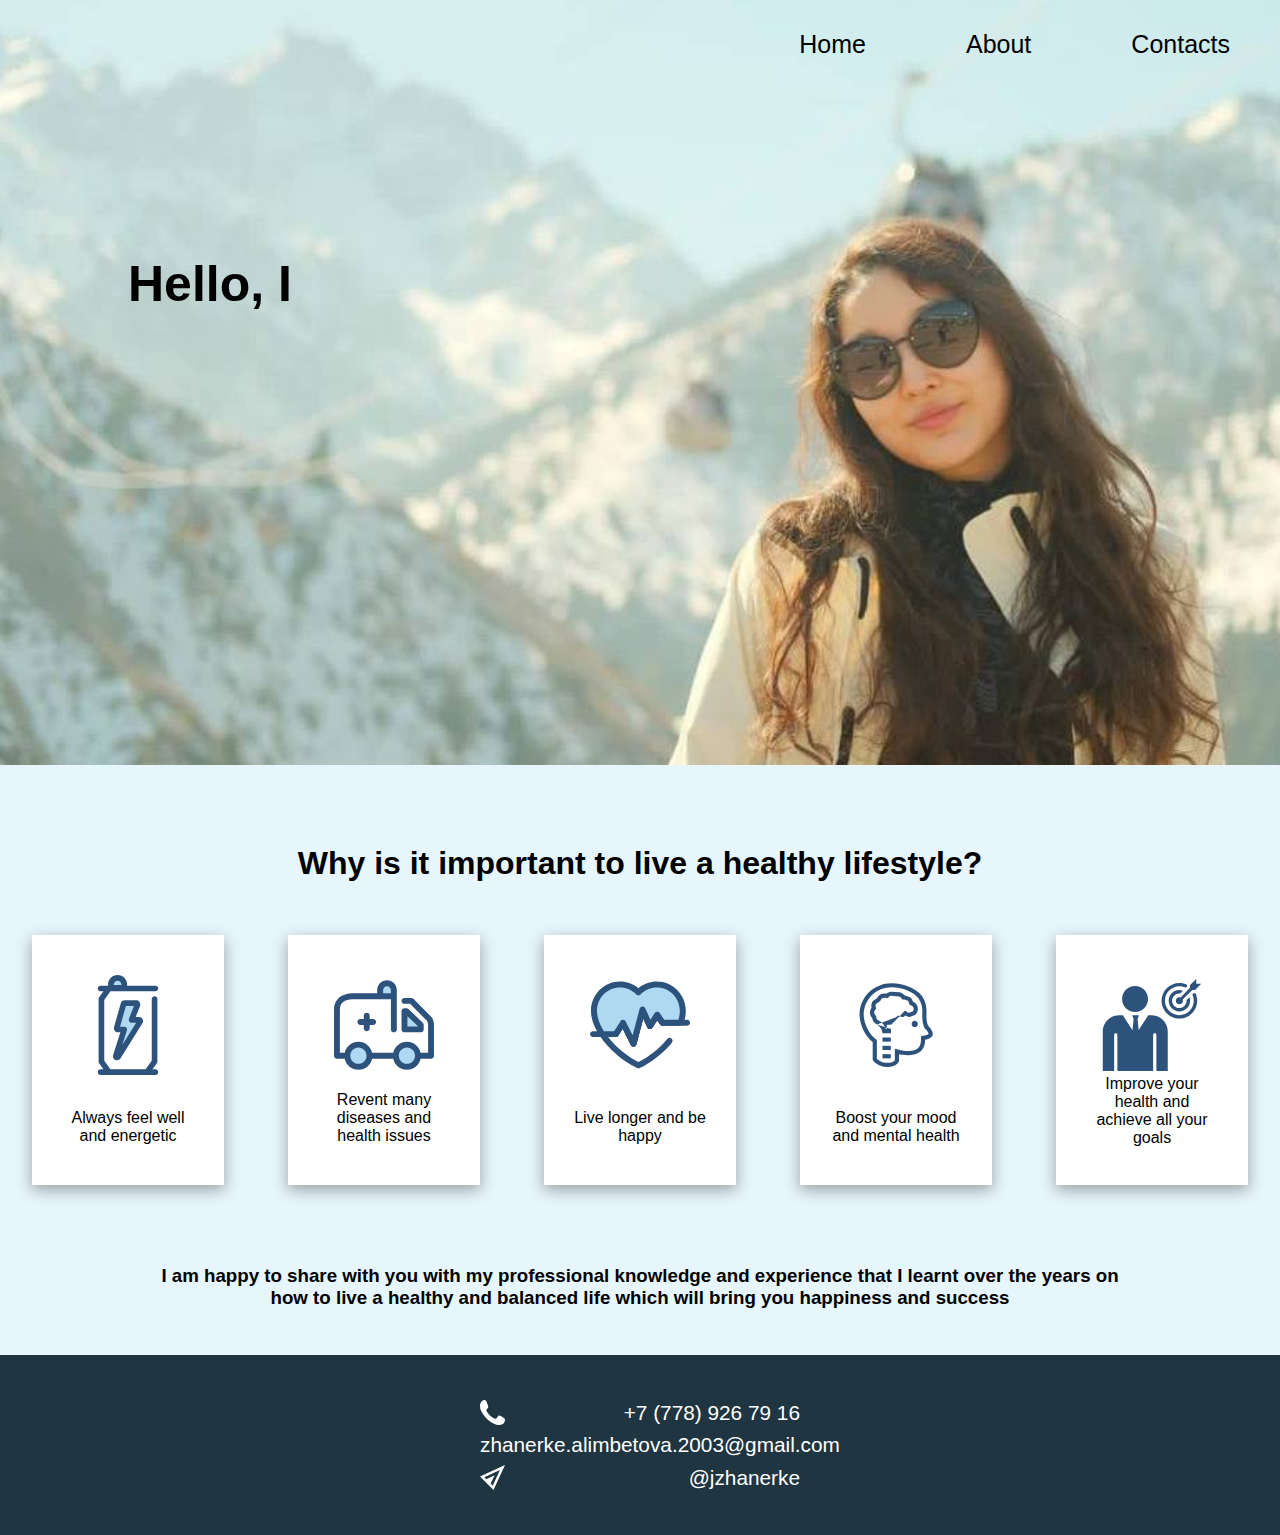
<file: index.html>
<!DOCTYPE html>
<html>
    <head>
        <meta charset="UTF-8">
        <meta name="viewport" content="width=device-width, initial-scale=1.0">
        <link rel="stylesheet" href="styles.css">
        <link href='https://fonts.googleapis.com/css?family=Nunito Sans' rel='stylesheet'>
    </head>
    <body>
        <div class="home-page">
            <nav>
                <ul>
                    <li>
                        <a href="./index.html">Home</a>
                    </li>
                    <li>
                        <a href="./pages/about.html">About</a>
                    </li>
                    <li>
                        <a href="#contacts">Contacts</a>
                    </li>
                </ul>
            </nav>
            <div class="home-page-main">
                <div class="home-page-text" id="home-page-text">
                    
                </div>
            </div>
        </div>
        <div class="health-page">
            <div class="health-page__h1">
                <h1>Why is it important to live a healthy lifestyle?</h1>
                </div>
            <div class="health-page__items">
                <div class="health-page__item"><img src="./images/energy-drink-svgrepo-com.svg">
                    <p>Always feel well and energetic</p> </div>
                <div class="health-page__item">
                    <img src="./images/ambulance-svgrepo-com.svg">
                    <p>Revent many diseases and health issues</p></div>
                <div class="health-page__item">
                    <img src="./images/pulse-heart-svgrepo-com.svg">
                    <p>Live longer and be happy</p></div>
                <div class="health-page__item">
                    <img src="./images/mental-disorders-svgrepo-com.svg">
                    <p>Boost your mood and mental health</p></div>
                <div class="health-page__item">
                    <img src="./images/business-goal-business-objective-target-market-svgrepo-com.svg">
                    <p>Improve your health and achieve all your goals</p>
                    </div>
            </div>
            <div class="health-page__h2">
                <h3>I am happy to share with you with my professional knowledge and experience that I learnt over the years on how to live a healthy and balanced life which will bring you happiness and success</h3>
            </div>
        </div>
        <footer>
            <div class="contacts" id="contacts">
                <div class="contacts-items">
                    <div class="contact-item">
                        <div class="contact-item-icon"><img src="./images/call-192-svgrepo-com.svg" /></div>
                        
                        <div class="contact-item-info"><p>+7 (778) 926 79 16</p></div>
                    </div>
                    <div class="contact-item">
                        <div class="contact-item-icon"><img src="./images/email-1572-svgrepo-com.svg" /></div>
                        
                        <div class="contact-item-info"><p>zhanerke.alimbetova.2003@gmail.com</p></div>
                    </div>
                    <div class="contact-item">
                        <div class="contact-item-icon"><img src="./images/current-location-590-svgrepo-com.svg" /></div>
                        
                        <div class="contact-item-info"><p><a href="https://t.me/jzhanerke">@jzhanerke</a></p></div>
                    </div>
                    </div>
                </div>
            </div>
        </footer>
        <script src="./main.js"></script>
    </body>
    </html>
</file>
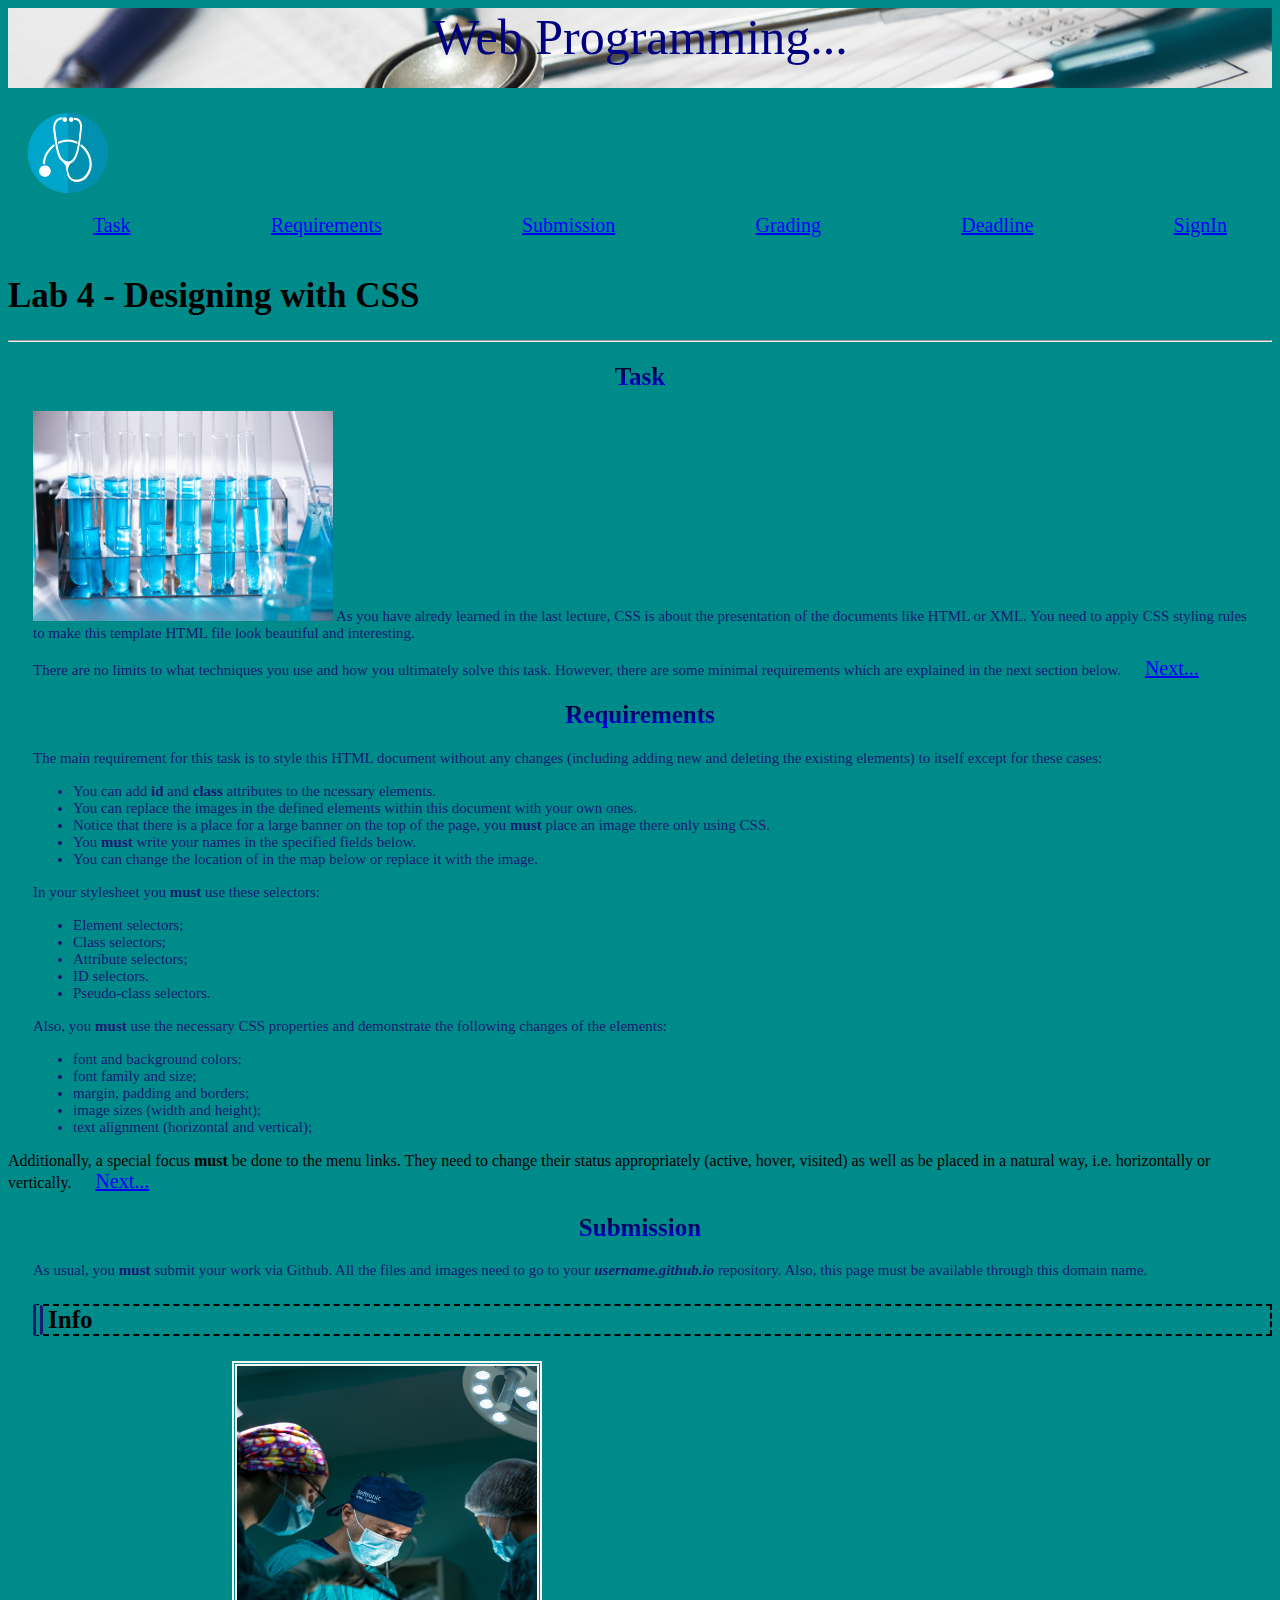
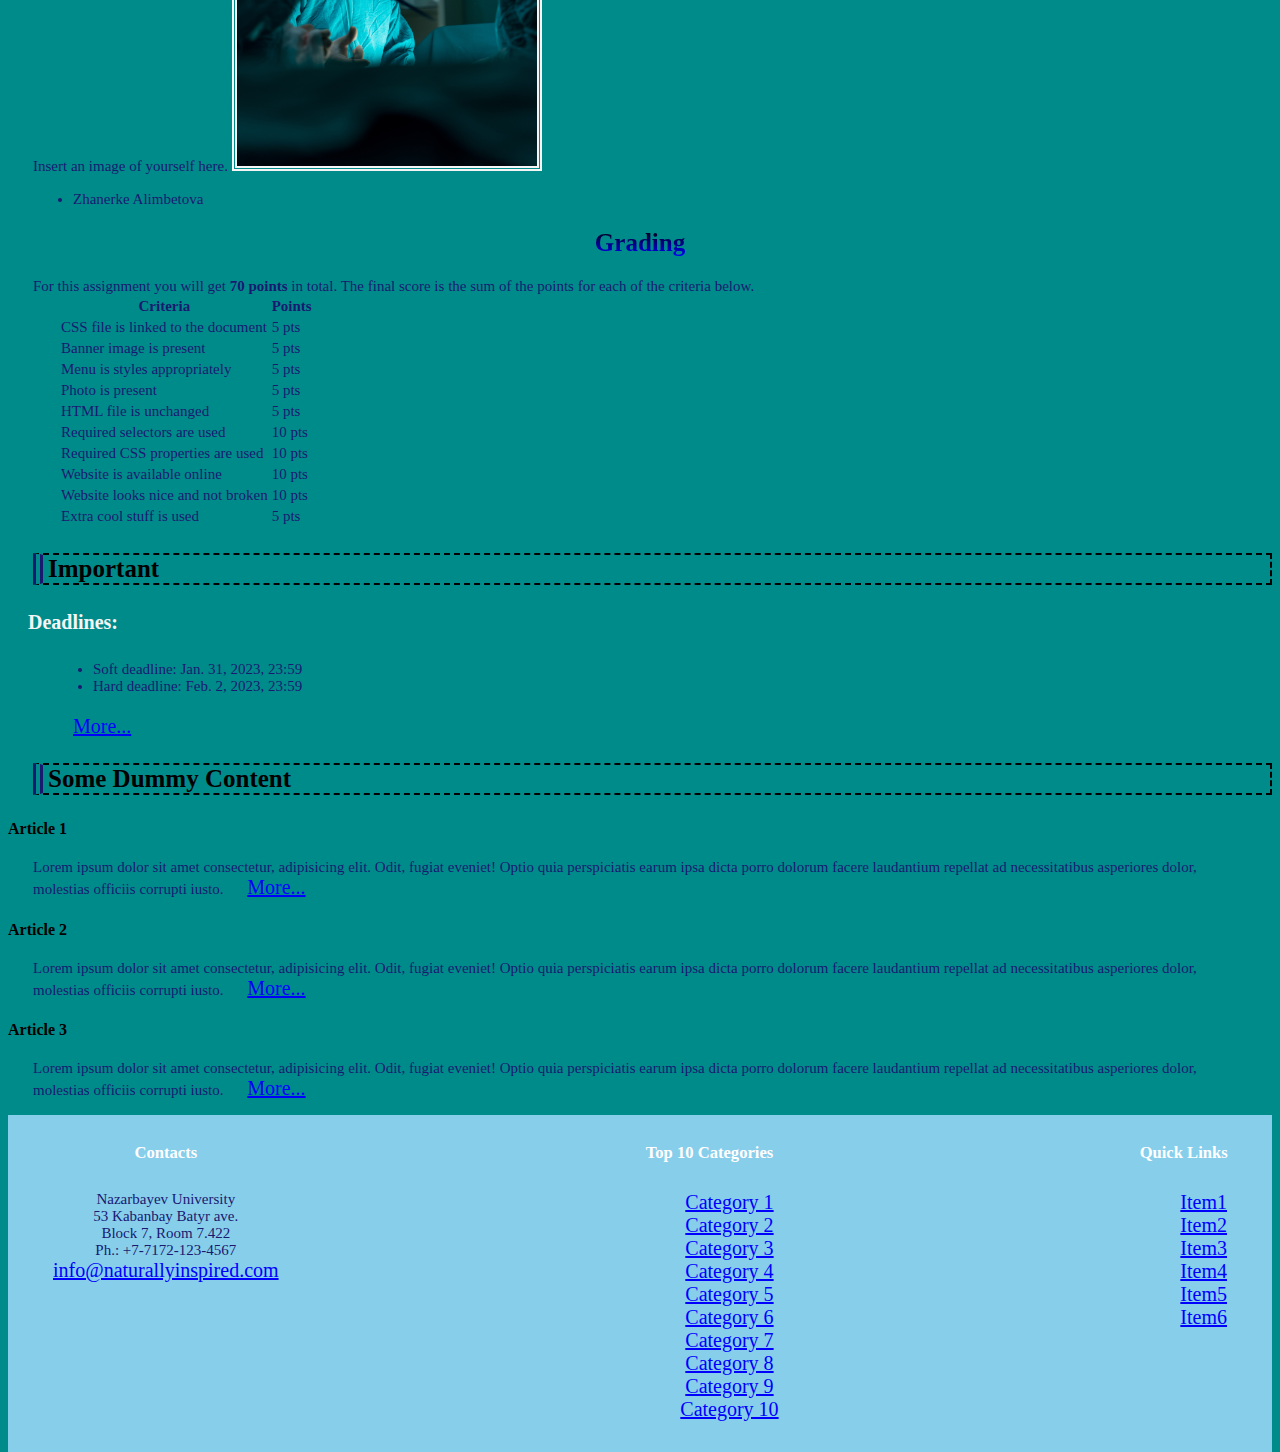
<file: Lab3.html>
<!DOCTYPE html>
<html lang="en">
<head>
  <meta charset="UTF-8">
  <meta http-equiv="X-UA-Compatible" content="IE=edge">
  <meta name="viewport" content="width=device-width, initial-scale=1.0">
  <link rel="stylesheet" href="main.css">
  <title>CSS Design</title>

  
</head>
<body>
  <!-- HEADER -->
  <header>
    <div class="banner">Web Programming...</div>
  </header>

  <!-- Navbar -->
  <nav>
      <a class="logo" href="#">
        <img src="logo.png" alt="logo" width="80px" height="80px">
      </a>
      <ul class="menu">
        <li><a class="active" href="#task">Task</a></li>
        <li><a href="#requirements">Requirements</a></li>
        <li><a href="#submission">Submission</a></li>
        <li><a href="#grading">Grading</a></li>
        <li><a href="#deadline">Deadline</a></li>
        <li><a href="#">SignIn</a></li>
      </ul>
  </nav>

  <!-- Main Content -->
  <section class="main_content">
    <h1 id="main-heading" class="topic">
      Lab 4 - Designing with CSS 
    </h1>
    <hr>
    <article id="task">
      <h2 >Task</h2>
      <p>
        <img src="picture.jpg" alt="" width="300px" height="210">
        As you have alredy learned in the last lecture, 
        CSS is about the presentation of the documents
        like HTML or XML.
        You need to apply
        CSS styling rules to make this template HTML file look
        beautiful and interesting.  
      </p>
      <p>
        There are no 
        limits to what techniques you use and how you 
        ultimately solve this task. 
        However, there are some minimal requirements
        which are explained in the next section below.
        <a href="#requirements">Next...</a>
      </p>
    </article>
    <article id="requirements">
      <h2 >Requirements</h2>
      <p>
        
        The main requirement for this task is to 
        style this HTML document without any 
        changes (including adding new and deleting the existing elements) to itself except for these cases: 
        <ul>
          <li>
            You can add <strong>id</strong>
            and <strong>class</strong> 
            attributes to the ncessary elements. 
            </li>
            <li>
            You can replace the 
            images in the defined elements within this document with your
            own ones. 
            </li><li>
            Notice that there is a place for a 
            large banner on the top of the page,
            you <strong>must</strong> place an image there only using CSS.
            </li>
            <li>
              You <strong>must</strong> write your names in the specified fields below.
            </li>
            <li>You can change the location
              of in the map below or replace it with the image.
            </li>
        </ul>
      </p>
      <p>
        In your stylesheet you <strong>must</strong>
         use these selectors:
        <ul>
          <li>Element selectors;</li>
          <li>Class selectors;</li>
          <li>Attribute selectors;</li>
          <li>ID selectors.</li>
          <li>Pseudo-class selectors.</li>
        </ul>
      </p>
      <p>
        Also, you <strong>must</strong> 
        use the necessary CSS properties
        and demonstrate the following changes
        of the elements:
        <ul>
          <li>font and background colors;</li>
          <li>font family and size;</li>
          <li>margin, padding and borders;</li>
          <li>image sizes (width and height);</li>
          <li>text alignment (horizontal and vertical);</li>
        </ul>
        Additionally, a special focus <strong>must</strong> 
        be done to the menu links.        
        They need to change their status appropriately 
        (active, hover, visited)
        as well as be placed in a natural way,
        i.e. horizontally or vertically. 
        <a href="#submission">Next...</a>
      </p>
    </article>
    <article id="submission">
      <h2>Submission</h2>
      <p>
       As usual, you <strong>must</strong> submit 
       your work via Github. All the files and images need to go to 
       your <strong> <i>username.github.io</i> </strong>repository. 
       Also, this page must be available 
       through this domain name.
      </p>
      <h3>Info</h3>
      <p>
         Insert an image of yourself here.
         
         <img src="image.jpg" width="300px" height="210px"/>
         
         
        

        <ul>
          <li>Zhanerke Alimbetova </li>
        </ul>
      </p>
    </article>
    <article id="grading">
      <h2>Grading</h2>
      For this assignment you will get 
      <strong>70 points</strong>  in total.
      The final score is the sum of the points 
      for each of the criteria below.
      <table>
        <tr>
          <th>Criteria</th>
          <th>Points</th>
        </tr>
        <tr>
          <td>CSS file is linked to the document</td>
          <td>5 pts</td>
        </tr>
        <tr>
          <td>Banner image is present</td>
          <td>5 pts</td>
        </tr>
        <tr>
          <td>Menu is styles appropriately</td>
          <td>5 pts</td>
        </tr>
        
        <tr>
          <td>Photo is present </td>
          <td>5 pts</td>
        </tr>
         <tr>
          <td>HTML file is unchanged</td>
          <td>5 pts</td>
        </tr>
        <tr>
          <td>Required selectors are used</td>
          <td>10 pts</td>
        </tr>
        <tr>
          <td>Required CSS properties are used</td>
          <td>10 pts</td>
        </tr>
        <tr>
          <td>Website is available online</td>
          <td>10 pts</td>
        </tr>
        <tr>
          <td>Website looks nice and not broken</td>
          <td>10 pts</td>
        </tr>
        <tr>
          <td>Extra cool stuff is used</td>
          <td>5 pts</td>
        </tr>
        </tr>
      </table>
    </article>
  </section>

  <!-- Aside Information -->
  <aside>
    <h3>Important</h3>
    <section class="aside_content">
      <article id="deadline">
        <h4>Deadlines:</h4>
        <ul>
          <li>Soft deadline: Jan. 31, 2023, 23:59</li>
          <li>Hard deadline: Feb. 2, 2023, 23:59</li>
        </ul>
        <p>
        <a href="#">More...</a>
      </article>
      </section>
     
        <h3>Some Dummy Content</h3>
       <section>
        <article>
        <h4>Article 1</h4>
        <p>
          Lorem ipsum dolor sit amet consectetur, 
          adipisicing elit. Odit, fugiat eveniet! 
          Optio quia perspiciatis earum ipsa dicta 
          porro dolorum facere laudantium repellat 
          ad necessitatibus asperiores dolor, molestias 
          officiis corrupti iusto.
          <a href="#">More...</a>
        </p>
      </article>
      <article>
        <h4>Article 2</h4>
        <p>
          Lorem ipsum dolor sit amet consectetur, 
          adipisicing elit. Odit, fugiat eveniet! 
          Optio quia perspiciatis earum ipsa dicta 
          porro dolorum facere laudantium repellat 
          ad necessitatibus asperiores dolor, molestias 
          officiis corrupti iusto.
          <a href="#">More...</a>
        </p>
      </article>
      <article>
        <h4>Article 3</h4>
        <p>
          Lorem ipsum dolor sit amet consectetur, 
          adipisicing elit. Odit, fugiat eveniet! 
          Optio quia perspiciatis earum ipsa dicta 
          porro dolorum facere laudantium repellat 
          ad necessitatibus asperiores dolor, molestias 
          officiis corrupti iusto.
          <a href="#">More...</a>
        </p>
      </article>
    </section>
  </aside>

  <!-- FOOTER -->
  <footer>
    <div class="contacts">
      <div >
        <h5>Contacts</h5>
        <p>
          Nazarbayev University <br>
          53 Kabanbay Batyr ave. <br>
          Block 7, Room 7.422 <br>
          Ph.: +7-7172-123-4567 <br>
          <a href="mailto:info@naturallyinspired.com" class="email">
            info@naturallyinspired.com
          </a>
        </p>
      </div>
      <div class="map">
          <iframe src="https://maps.google.com/maps?q=Nazarbayev%20university,%20Nur-Sultan&t=&z=13&ie=UTF8&iwloc=&output=embed" 
                  frameborder="0" scrolling="no" marginheight="0" marginwidth="0">
          </iframe>
      </div>
    </div>
    <div class="categories">
      <h5>Top 10 Categories</h5>
      <ul>
        <li><a href="#">Category 1</a></li>
        <li><a href="#">Category 2</a></li>
        <li><a href="#">Category 3</a></li>
        <li><a href="#">Category 4</a></li>
        <li><a href="#">Category 5</a></li>
        <li><a href="#">Category 6</a></li>
        <li><a href="#">Category 7</a></li>
        <li><a href="#">Category 8</a></li>
        <li><a href="#">Category 9</a></li>
        <li><a href="#">Category 10</a></li>
      </ul>
    </div>
    <div class="quick_links">
      <h5>Quick Links</h5>
      <ul>
        <li><a href="#">Item1</a></li>
        <li><a href="#">Item2</a></li>
        <li><a href="#">Item3</a></li>
        <li><a href="#">Item4</a></li>
        <li><a href="#">Item5</a></li>
        <li><a href="#">Item6</a></li>
      </ul>
    </div>
  </footer>
</body>
</html>
</file>
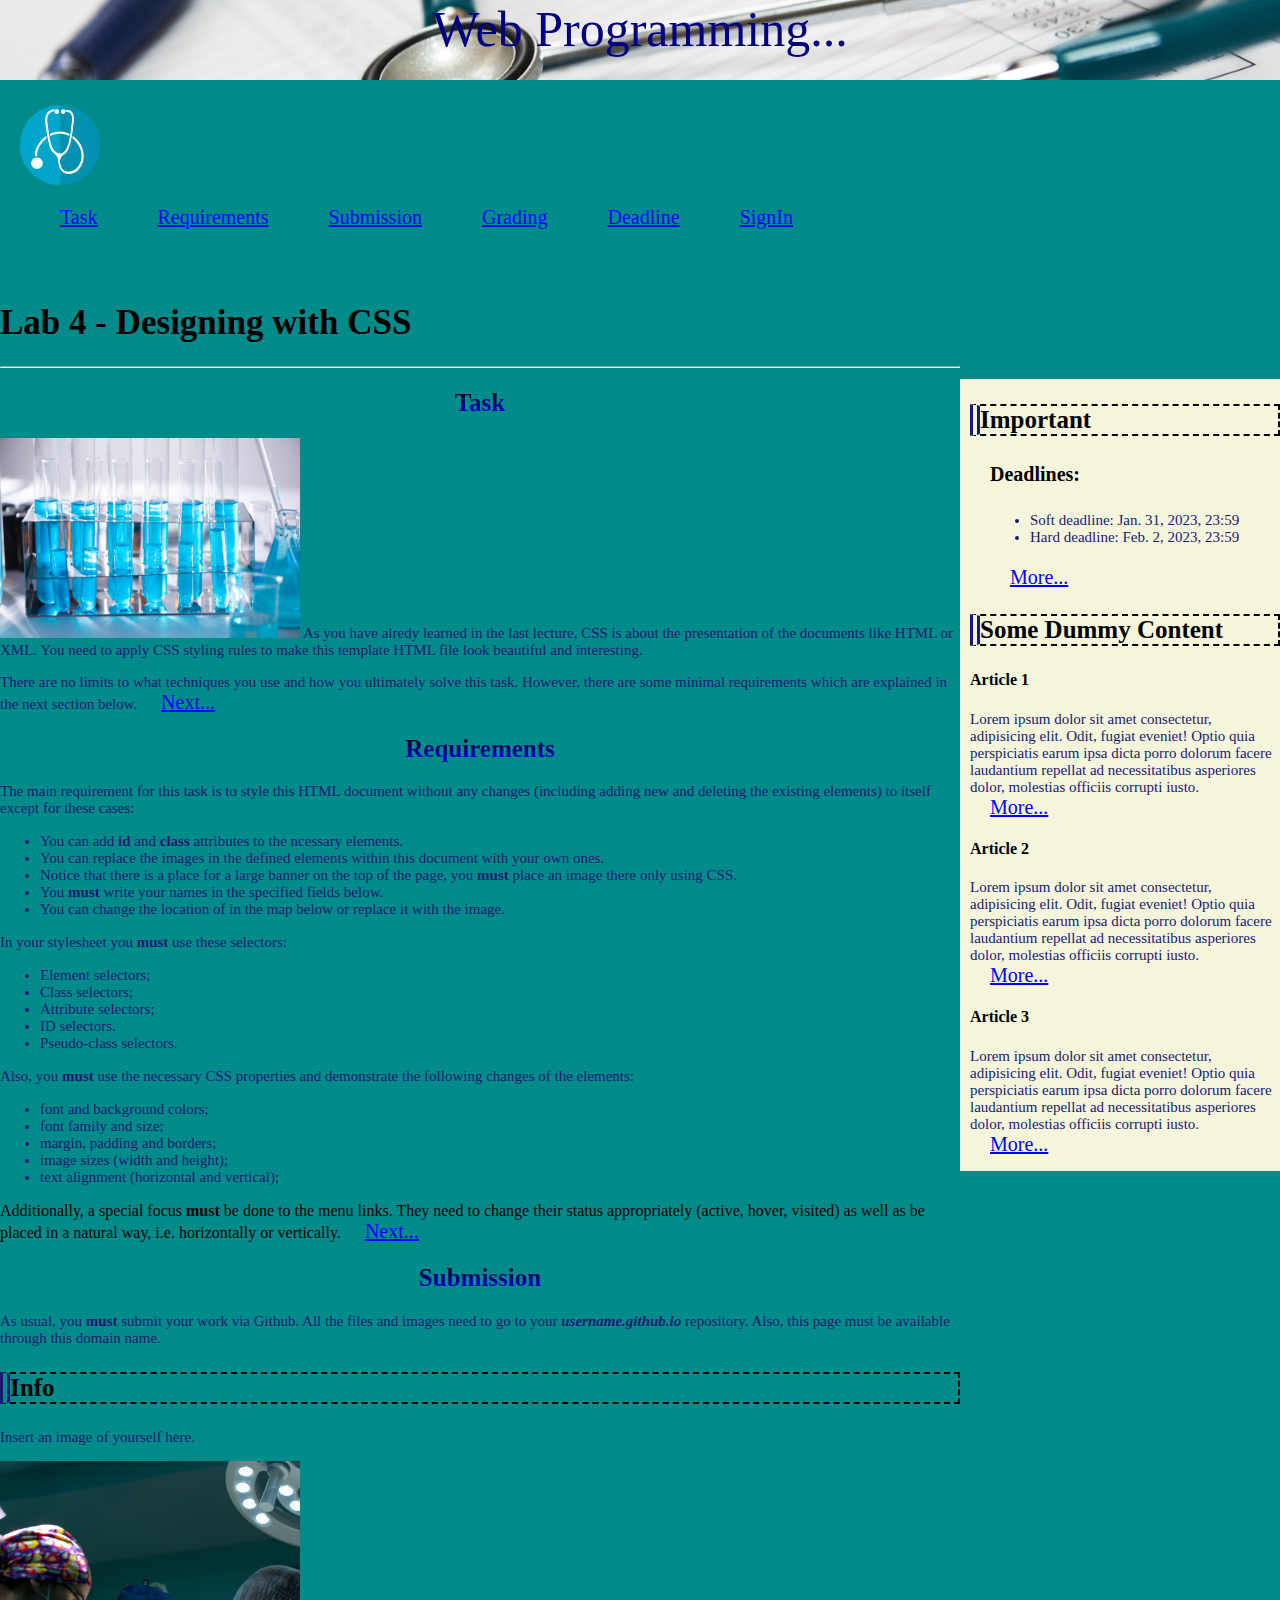
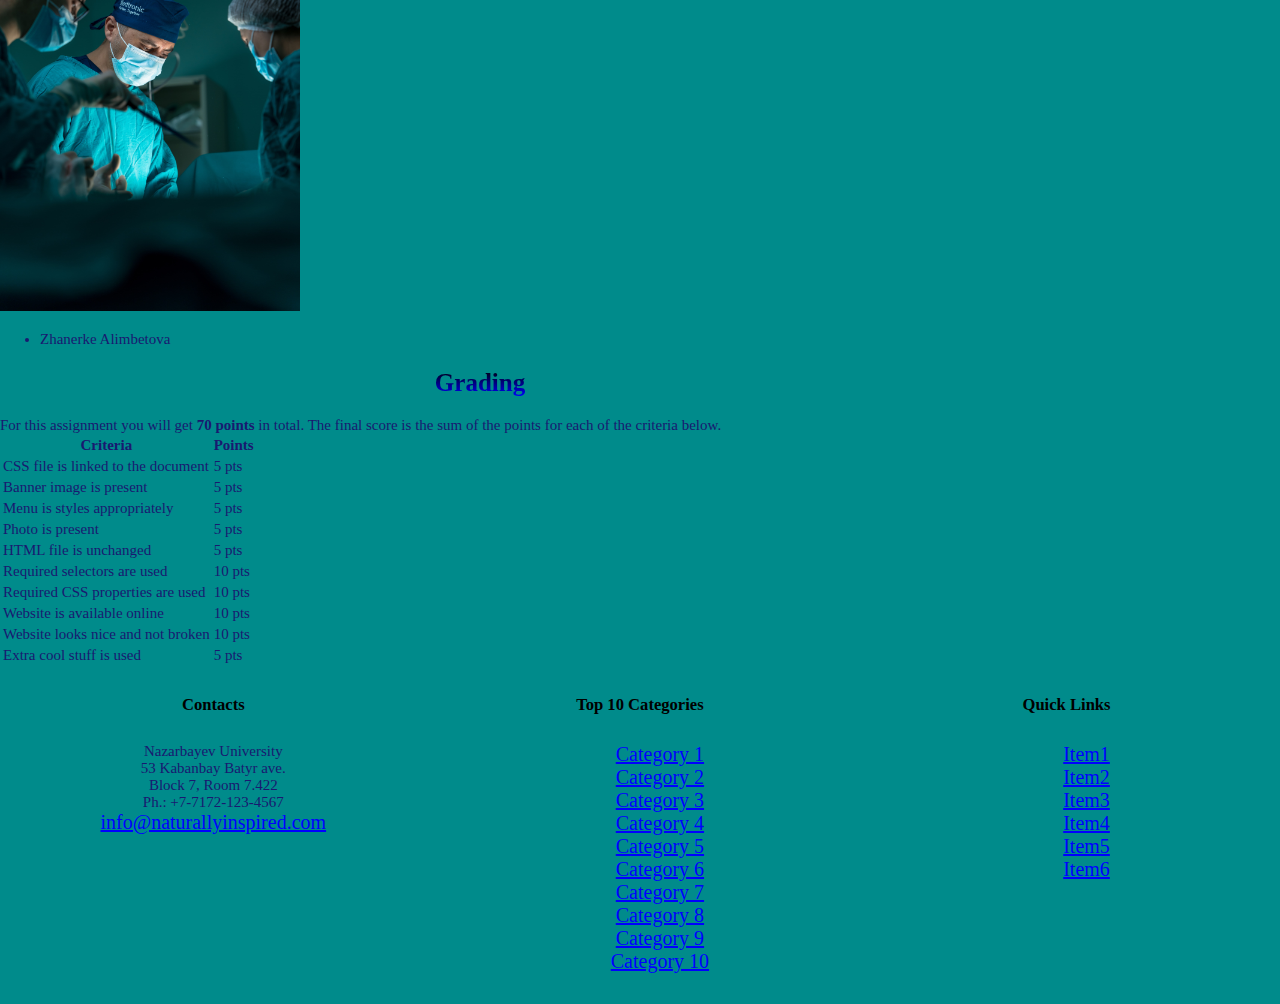
<file: lab4/Lab4.html>
<!DOCTYPE html>
<html lang="en">
<head>
  <meta charset="UTF-8">
  <meta http-equiv="X-UA-Compatible" content="IE=edge">
  <meta name="viewport" content="width=device-width, initial-scale=1.0">
  <link rel="stylesheet" href="main.css">
  <title>CSS Design</title>

  
</head>
<body>
  <!-- HEADER -->
  <header class="col-12 col-s-12">
    <div class="banner col-12">Web Programming...</div>
  </header>

  <!-- Navbar -->
  <nav class="col-12">
      <a class="logo" href="#">
        <img src="logo.png" class="logoIm" alt="logo" width="80px" height="80px">
      </a>
      <ul class="menu col-12">
        <li><a class="active" href="#task">Task</a></li>
        <li><a href="#requirements">Requirements</a></li>
        <li><a href="#submission">Submission</a></li>
        <li><a href="#grading">Grading</a></li>
        <li><a href="#deadline">Deadline</a></li>
        <li><a href="#">SignIn</a></li>
      </ul>
  </nav>

  <!-- Main Content -->
  <section class="main_content col-9 col-s-12">
    <h1 id="main-heading" class="topic col-12">
      Lab 4 - Designing with CSS 
    </h1>
    <hr>
    <article id="task" class="col-12 col-s-12">
      <h2 >Task</h2>
      <p>
        <img src="picture.jpg" alt="" width="300px" height="210">
        As you have alredy learned in the last lecture, 
        CSS is about the presentation of the documents
        like HTML or XML.
        You need to apply
        CSS styling rules to make this template HTML file look
        beautiful and interesting.  
      </p>
      <p>
        There are no 
        limits to what techniques you use and how you 
        ultimately solve this task. 
        However, there are some minimal requirements
        which are explained in the next section below.
        <a href="#requirements">Next...</a>
      </p>
    </article>
    <article id="requirements" class="col-12">
      <h2 >Requirements</h2>
      <p>
        
        The main requirement for this task is to 
        style this HTML document without any 
        changes (including adding new and deleting the existing elements) to itself except for these cases: 
        <ul>
          <li>
            You can add <strong>id</strong>
            and <strong>class</strong> 
            attributes to the ncessary elements. 
            </li>
            <li>
            You can replace the 
            images in the defined elements within this document with your
            own ones. 
            </li><li>
            Notice that there is a place for a 
            large banner on the top of the page,
            you <strong>must</strong> place an image there only using CSS.
            </li>
            <li>
              You <strong>must</strong> write your names in the specified fields below.
            </li>
            <li>You can change the location
              of in the map below or replace it with the image.
            </li>
        </ul>
      </p>
      <p>
        In your stylesheet you <strong>must</strong>
         use these selectors:
        <ul>
          <li>Element selectors;</li>
          <li>Class selectors;</li>
          <li>Attribute selectors;</li>
          <li>ID selectors.</li>
          <li>Pseudo-class selectors.</li>
        </ul>
      </p>
      <p>
        Also, you <strong>must</strong> 
        use the necessary CSS properties
        and demonstrate the following changes
        of the elements:
        <ul>
          <li>font and background colors;</li>
          <li>font family and size;</li>
          <li>margin, padding and borders;</li>
          <li>image sizes (width and height);</li>
          <li>text alignment (horizontal and vertical);</li>
        </ul>
        Additionally, a special focus <strong>must</strong> 
        be done to the menu links.        
        They need to change their status appropriately 
        (active, hover, visited)
        as well as be placed in a natural way,
        i.e. horizontally or vertically. 
        <a href="#submission">Next...</a>
      </p>
    </article>
    <article id="submission" class="col-12 col-s-12">
      <h2>Submission</h2>
      <p>
       As usual, you <strong>must</strong> submit 
       your work via Github. All the files and images need to go to 
       your <strong> <i>username.github.io</i> </strong>repository. 
       Also, this page must be available 
       through this domain name.
      </p>
      <h3>Info</h3>
      <p>Insert an image of yourself here. </p>
         
      <img src="image.jpg" width="300px"/>
         
         
        

        <ul>
          <li>Zhanerke Alimbetova </li>
        </ul>
    </article>
    <article id="grading" class="col-12">
      <h2>Grading</h2>
      For this assignment you will get 
      <strong>70 points</strong>  in total.
      The final score is the sum of the points 
      for each of the criteria below.
      <table>
        <tr>
          <th>Criteria</th>
          <th>Points</th>
        </tr>
        <tr>
          <td>CSS file is linked to the document</td>
          <td>5 pts</td>
        </tr>
        <tr>
          <td>Banner image is present</td>
          <td>5 pts</td>
        </tr>
        <tr>
          <td>Menu is styles appropriately</td>
          <td>5 pts</td>
        </tr>
        
        <tr>
          <td>Photo is present </td>
          <td>5 pts</td>
        </tr>
         <tr>
          <td>HTML file is unchanged</td>
          <td>5 pts</td>
        </tr>
        <tr>
          <td>Required selectors are used</td>
          <td>10 pts</td>
        </tr>
        <tr>
          <td>Required CSS properties are used</td>
          <td>10 pts</td>
        </tr>
        <tr>
          <td>Website is available online</td>
          <td>10 pts</td>
        </tr>
        <tr>
          <td>Website looks nice and not broken</td>
          <td>10 pts</td>
        </tr>
        <tr>
          <td>Extra cool stuff is used</td>
          <td>5 pts</td>
        </tr>
        </tr>
      </table>
    </article>
  </section>

  <!-- Aside Information -->
  <aside class="col-3 col-s-12">
    <h3>Important</h3>
    <section class="aside_content">
      <article id="deadline" class="col-12">
        <h4>Deadlines:</h4>
        <ul>
          <li>Soft deadline: Jan. 31, 2023, 23:59</li>
          <li>Hard deadline: Feb. 2, 2023, 23:59</li>
        </ul>
        <p>
        <a href="#">More...</a>
      </article>
      </section>
     
        <h3>Some Dummy Content</h3>
       <section>
        <article>
        <h4>Article 1</h4>
        <p>
          Lorem ipsum dolor sit amet consectetur, 
          adipisicing elit. Odit, fugiat eveniet! 
          Optio quia perspiciatis earum ipsa dicta 
          porro dolorum facere laudantium repellat 
          ad necessitatibus asperiores dolor, molestias 
          officiis corrupti iusto.
          <a href="#">More...</a>
        </p>
      </article>
      <article>
        <h4>Article 2</h4>
        <p>
          Lorem ipsum dolor sit amet consectetur, 
          adipisicing elit. Odit, fugiat eveniet! 
          Optio quia perspiciatis earum ipsa dicta 
          porro dolorum facere laudantium repellat 
          ad necessitatibus asperiores dolor, molestias 
          officiis corrupti iusto.
          <a href="#">More...</a>
        </p>
      </article>
      <article>
        <h4>Article 3</h4>
        <p>
          Lorem ipsum dolor sit amet consectetur, 
          adipisicing elit. Odit, fugiat eveniet! 
          Optio quia perspiciatis earum ipsa dicta 
          porro dolorum facere laudantium repellat 
          ad necessitatibus asperiores dolor, molestias 
          officiis corrupti iusto.
          <a href="#">More...</a>
        </p>
      </article>
    </section>
  </aside>

  <!-- FOOTER -->
  <footer class="col-12">
    <div class="contacts col-4 col-s-12" >
      <div >
        <h5>Contacts</h5>
        <p>
          Nazarbayev University <br>
          53 Kabanbay Batyr ave. <br>
          Block 7, Room 7.422 <br>
          Ph.: +7-7172-123-4567 <br>
          <a href="mailto:info@naturallyinspired.com" class="email">
            info@naturallyinspired.com
          </a>
        </p>
      </div>
      <div class="map">
          <iframe src="https://maps.google.com/maps?q=Nazarbayev%20university,%20Nur-Sultan&t=&z=13&ie=UTF8&iwloc=&output=embed" 
                  frameborder="0" scrolling="no" marginheight="0" marginwidth="0">
          </iframe>
      </div>
    </div>
    <div class="categories col-4 col-s-12">
      <h5>Top 10 Categories</h5>
      <ul>
        <li><a href="#">Category 1</a></li>
        <li><a href="#">Category 2</a></li>
        <li><a href="#">Category 3</a></li>
        <li><a href="#">Category 4</a></li>
        <li><a href="#">Category 5</a></li>
        <li><a href="#">Category 6</a></li>
        <li><a href="#">Category 7</a></li>
        <li><a href="#">Category 8</a></li>
        <li><a href="#">Category 9</a></li>
        <li><a href="#">Category 10</a></li>
      </ul>
    </div>
    <div class="quick_links col-4 col-s-12">
      <h5>Quick Links</h5>
      <ul>
        <li><a href="#">Item1</a></li>
        <li><a href="#">Item2</a></li>
        <li><a href="#">Item3</a></li>
        <li><a href="#">Item4</a></li>
        <li><a href="#">Item5</a></li>
        <li><a href="#">Item6</a></li>
      </ul>
    </div>
  </footer>
</body>
</html>
</file>
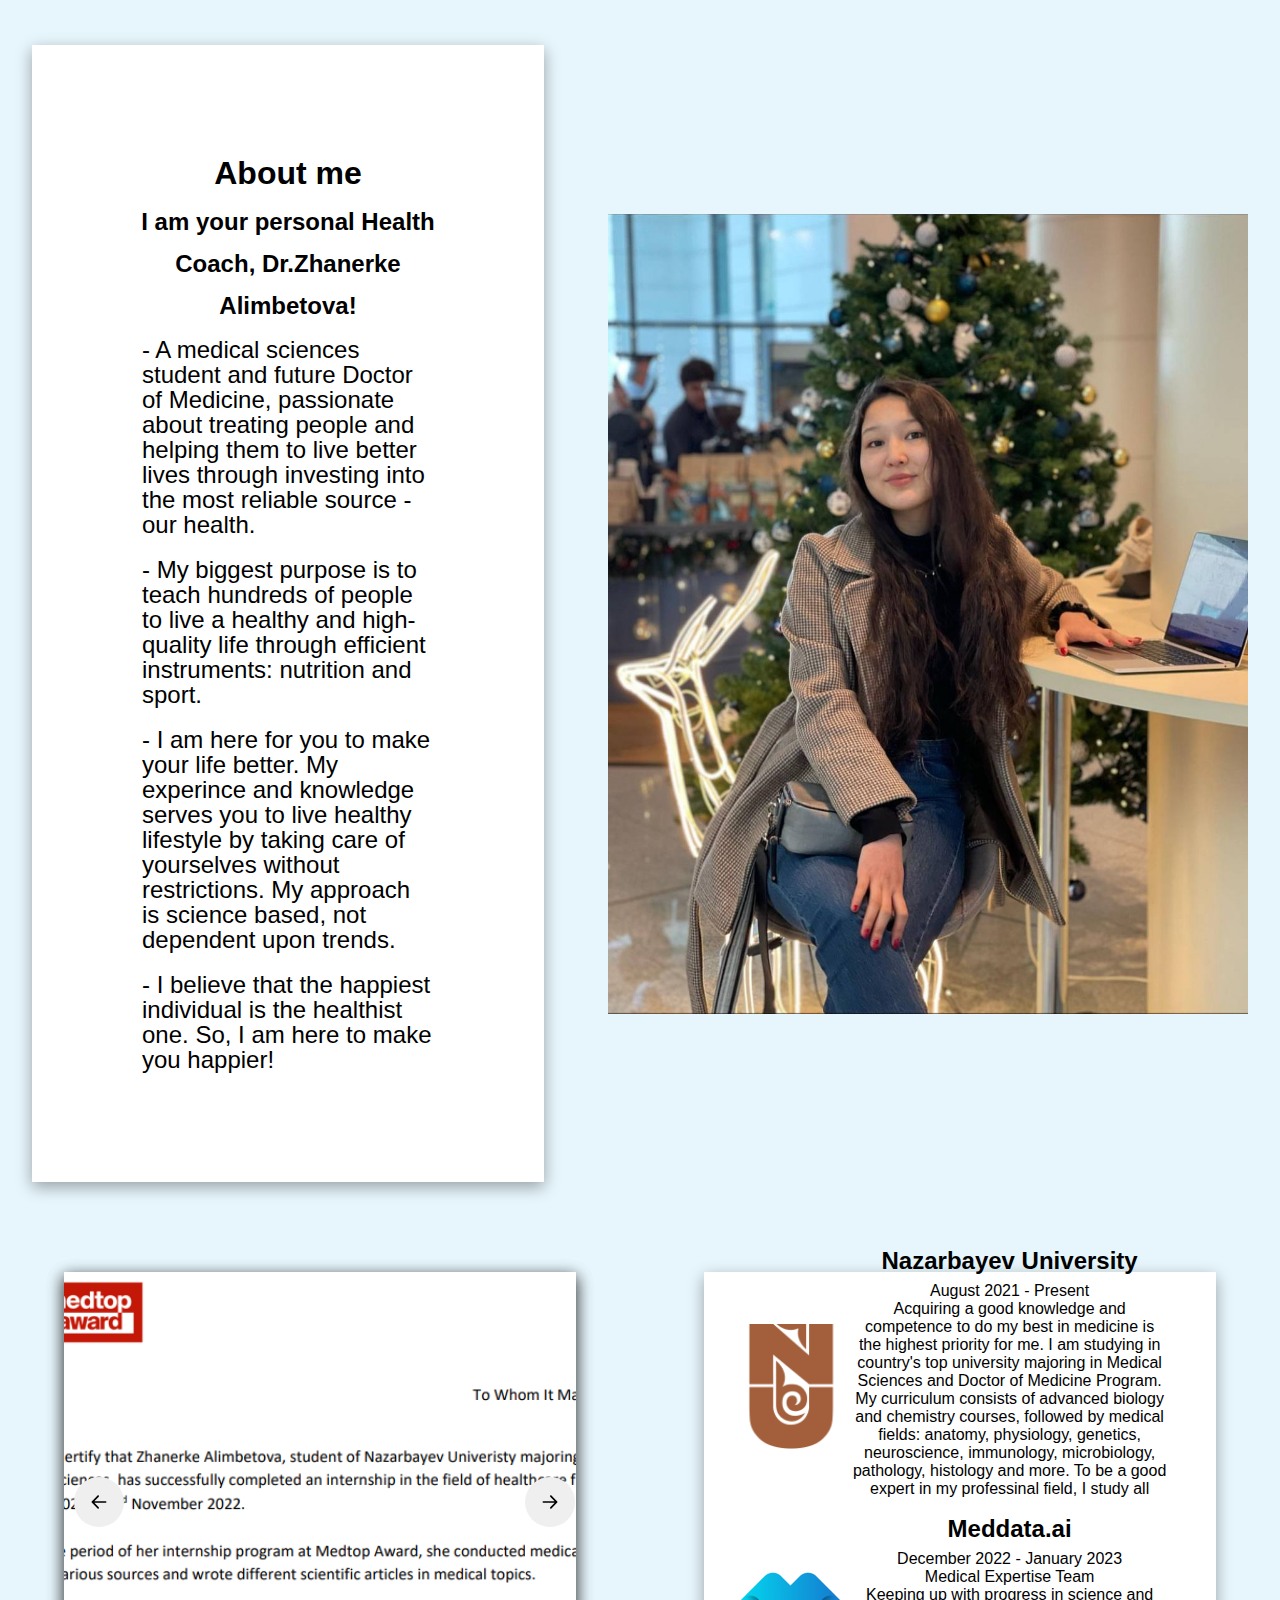
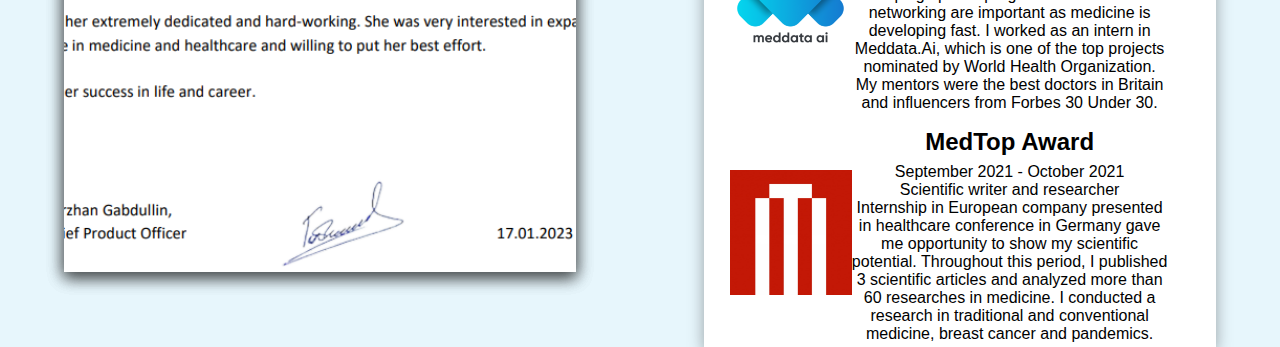
<file: pages/about.html>
<!DOCTYPE html>
<html>
    <head>
        <meta charset="UTF-8">
        <meta name="viewport" content="width=device-width, initial-scale=1.0">
        <link rel="stylesheet" href="../styles.css">
        <link href='https://fonts.googleapis.com/css?family=Nunito Sans' rel='stylesheet'>
    </head>
    <body>
        <div class="about-page">
            <div class="about-page-1">
                <div class="about-page__text">
                    <h1>About me</h1>
                    <h2>I am your personal Health Coach, Dr.Zhanerke Alimbetova!</h2>

                        <p>- A medical sciences student and future Doctor of Medicine, passionate about treating people and helping them to live better lives through investing into the most reliable source - our health.
                            
                        </p>
                        <p>- My biggest purpose is to teach hundreds of people to live a healthy and high-quality life through efficient instruments: nutrition and sport.</p>
                        <p>- I am here for you to make your life better. My experince and knowledge serves you to live healthy lifestyle by taking care of yourselves without restrictions. My approach is science based, not dependent upon trends.</p>
                        <p>- I believe that the happiest individual is the healthist one. So, I am here to make you happier!</p>
                </div>
                <div class="about-page__photo">
                    <img src="../images/about.jpg">
                </div>
            </div>
        </div>
        <div class="about-page-2">
            
            <div class="food-img">
                <div class="food-slider" id="food-slider">
                    <div class="slide" id="slide">
                        <img src="../images/certificate-3.png" class="slide-img"/>
                    </div>
                    <div class="slide" id="slide">
                        <img src="../images/certificate-2.png" class="slide-img"/>
                    </div>
                    <div class="slide" id="slide">
                        <img src="../images/certificate-1.png" class="slide-img"/>
                    </div>
                    

                    <button class="btn btn-prev" id="btn-prev">
                        <img src="../images/left-arrow-svgrepo-com.svg">
                    </button>
                    <button class="btn btn-next" id="btn-next"><img src="../images/right-arrow-svgrepo-com.svg"></button>
                </div>
            </div>
            <div class="experience">
                <div class="experience__1">
                    <div class="experience__img">
                        <img src="../images/nu_logo.png" />
                    </div>
                    <div class="experience__text">
                        <h2>Nazarbayev University</h2>
                        <p> August 2021  - Present</p>
                        <p>Acquiring a good knowledge and competence to do my best in medicine is the highest priority for me. I am studying in country's top university majoring in Medical Sciences and Doctor of Medicine Program. My curriculum consists of advanced biology and chemistry courses, followed by medical fields: anatomy, physiology, genetics, neuroscience, immunology, microbiology, pathology, histology and more. To be a good expert in my professinal field, I study all branches in medicine starting from cellular level.</p>
                    </div>
                </div>
                <div class="experience__1">
                    <div class="experience__img">
                        <img src="../images/meddataai.png" />
                    </div>
                    <div class="experience__text">
                        <h2>Meddata.ai</h2>
                        <p> December 2022 - January 2023</p>
                        <p> Medical Expertise Team</p>
                        <p>Keeping up with progress in science and networking are important as medicine is developing fast. I worked as an intern in Meddata.Ai, which is one of the top projects nominated by World Health Organization. My mentors were the best doctors in Britain and influencers from Forbes 30 Under 30.</p>
                    </div>
                </div>
                <div class="experience__1">
                    <div class="experience__img">
                        <img src="../images/medtop-logo.jpg" />
                    </div>
                    <div class="experience__text">
                        <h2>
                            MedTop Award 
                        </h2>
                        <p>
                            September 2021 - October 2021
                        </p>
                        <p>Scientific writer and researcher</p>
                        <p>Internship in European company presented in healthcare conference in Germany gave me opportunity to show my scientific potential. Throughout this period, I published 3 scientific articles and analyzed more than 60 researches in medicine. I conducted a research in traditional and conventional medicine, breast cancer and pandemics.</p>
                    </div>
                </div>
            </div>
        </div>    
        
        <script src="../main.js"></script>
    </body>
</html>
</file>
<file: main.css>
body, html {
    height: 100%;
}

.banner {
    background-image: url("banner.jpg");  
    height: 80px ;
    background-position: center;
    background-repeat: no-repeat;
    background-size: cover;
    position: relative;  
    margin-bottom: 25px;
    font-family: Georgia, 'Times New Roman', Times, serif;
    font-size: 50px;
    text-align:center;
    color: navy;
    
    
}


h2 {
    font-size: 25px;
    background: -webkit-linear-gradient(black, blue);
    -webkit-background-clip: text;
    background-clip: text;
    -webkit-text-fill-color: transparent;
    text-align: center;

    }
    
h3 {
    border-style: dashed;
    border-width: 2px;
    border-left-style: double;
    border-left-color: midnightblue ;
    border-left-width: 10px;
    padding-left: 5px;        
    margin-left: 25px;
    font-size: 25px;
     }


body {
    background-color: darkcyan;
    display: grid;
    
    }

a {
    color:whitesmoke;
    font-size: 20px ;
    font-family: Georgia, 'Times New Roman', Times, serif;
    margin: 20px;
    margin-top: 50px;   
     }
     
p, li, #grading {
    color: midnightblue;
    font-size: 15px;
    font-family: Georgia, 'Times New Roman', Times, serif;
    margin-left: 25px;
    margin-right: 25px;
        
     }

table {
    margin-left: 25px;
     }

img[src$="image.jpg"] {

    border: 5px double;
    border-color: whitesmoke;
    height: 400px;
    width: 300px;
     }

 #deadline {
    color: whitesmoke;
    font-size: 20px;
    font-family: Georgia, 'Times New Roman', Times, serif;
    margin-left: 20px;
    
     }
     
.contacts, .categories, .quick_links {
    text-align: center;
    font-size: 20px;
     }

/*unvisited link*/
a:link {
    color: blue
     }

/*visited link*/
    a:visited {
    color: purple
     }

/*mouse over link*/
    a:hover {
    color: gold
     }

/*selected link*/
     a:active {
    color: red
     }


:fullscreen {
    background-color: darkcyan;
}

footer {
    display:flex;
    justify-content: space-between;
    
    background-color: skyblue;
    color:white;
   
}
footer li{
    list-style-type:none;
}



/*animation*/
.topic::before {  
    transform: scaleX(0);
    transform-origin: bottom right;
  }
  
  .topic:hover::before {
    transform: scaleX(1);
    transform-origin: bottom left;
  }
  
  .topic::before {
    content: " ";
    display: block;
    position: absolute;
    top: 0; right: 0; bottom: 0; left: 0;
    inset: 0 0 0 0;
    background: hsl(200 100% 80%);
    z-index: -1;
    transition: transform .3s ease;
  }
  
  .topic {
    position: relative;
    font-size: 35px;
  }

  .menu {
    display: flex;
    justify-content: space-between;
    list-style: none;
  }
</file>
<file: lab4/main.css>
body, html {
    height: 100%;
    width:100%;
    margin:0;
    padding:0;
}
/*Responsive Web Design*/

* {
    box-sizing: border-box;
}

/*Media Queries*/
  /* For mobile phones: */


  @media screen and (max-width: 768px) {
    footer {
        background: royalblue;
    }
    .menu li {
      width:100%;
    }
    img:not(.logoIm) {
      width: 100%;
      height: 500px;
    }
    
    /* For mobile: */
.col-s-1 {width: 8.33%;}
.col-s-2 {width: 16.66%;}
.col-s-3 {width: 25%;}
.col-s-4 {width: 33.33%;}
.col-s-5 {width: 41.66%;}
.col-s-6 {width: 50%;}
.col-s-7 {width: 58.33%;}
.col-s-8 {width: 66.66%;}
.col-s-9 {width: 75%;}
.col-s-10 {width: 83.33%;}
.col-s-11 {width: 91.66%;}
.col-s-12 {width: 100%;}
  }

  /*Desktop and tablets*/
  @media screen and (min-width: 768px) {
    .menu li {
      float:left;
      margin-right:20px;
    }
    footer {
      clear:both;
    }
    .main_content, aside {
      float: left;
    }
    img {
      max-width: 100%;
      height: auto;
    }
    .col-1 {width: 8.33%;}
    .col-2 {width: 16.66%;}
    .col-3 {width: 25%;}
    .col-4 {width: 33.33%;}
    .col-5 {width: 41.66%;}
    .col-6 {width: 50%;}
    .col-7 {width: 58.33%;}
    .col-8 {width: 66.66%;}
    .col-9 {width: 75%;}
    .col-10 {width: 83.33%;}
    .col-11 {width: 91.66%;}
    .col-12 {width: 100%;}
      }


      aside {
        padding-left:10px;
        margin-top:150px;
        background-color: beige;
      }

    

  
.banner {
    background-image: url("banner.jpg");  
    height: 80px ;
    background-position: center;
    background-repeat: no-repeat;
    background-size: cover;
    position: relative;  
    margin-bottom: 25px;
    font-family: Georgia, 'Times New Roman', Times, serif;
    font-size: 50px;
    text-align:center;
    color: navy;
    
    
}


h2 {
    font-size: 25px;
    background: -webkit-linear-gradient(black, blue);
    -webkit-background-clip: text;
    background-clip: text;
    -webkit-text-fill-color: transparent;
    text-align: center;

    }
    
h3 {
    border-style: dashed;
    border-width: 2px;
    border-left-style: double;
    border-left-color: midnightblue ;
    border-left-width: 10px;
    /*padding-left: 5px;        
    margin-left: 25px;*/
    font-size: 25px;
     }

     h4 {
      color:black;
     }


body {
    background-color: darkcyan;
    /*display: grid;
    */
    }

a {
    color:whitesmoke;
    font-size: 20px ;
    font-family: Georgia, 'Times New Roman', Times, serif;
    margin: 20px;
    margin-top: 50px;   
     }
     
p, li, #grading {
    color: midnightblue;
    font-size: 15px;
    font-family: Georgia, 'Times New Roman', Times, serif;
    /*margin-left: 25px;
    margin-right: 25px;*/
        
     }

table {
    /*margin-left: 25px;*/
     }

img[src$="image.jpg"] {
    border-color: whitesmoke;
     }

 #deadline {
    color: whitesmoke;
    font-size: 20px;
    font-family: Georgia, 'Times New Roman', Times, serif;
    margin-left: 20px;
    
     }
     
.contacts, .categories, .quick_links {
    text-align: center;
    font-size: 20px;
    float: left;
     }

/*unvisited link*/
a:link {
    color: blue
     }

/*visited link*/
    a:visited {
    color: purple
     }

/*mouse over link*/
    a:hover {
    color: gold
     }

/*selected link*/
     a:active {
    color: red
     }


:fullscreen {
    background-color: darkcyan;
}

footer li{
    list-style-type:none;
}

/*animation*/

.topic::before {  
    transform: scaleX(0);
    transform-origin: bottom right;
  }
  
  .topic:hover::before {
    transform: scaleX(1);
    transform-origin: bottom left;
  }
  
  .topic::before {
    content: " ";
    display: block;
    position: absolute;
    top: 0; right: 0; bottom: 0; left: 0;
    inset: 0 0 0 0;
    background: hsl(200 100% 80%);
    z-index: -1;
    transition: transform .3s ease;
  }
  
  .topic {
    position: relative;
    font-size: 35px;
  }
   
  .menu {
    display: block;
    width:100%;
    
    list-style: none;
  }
  
  h1 {
    clear:both;
    padding-top: 50px;
  }
</file>
<file: styles.css>
* { /*here i reset browser styling*/
    margin: 0;
    padding: 0;
    box-sizing: border-box;
}
html { /*font and bg color for whole doc*/
    
    scroll-behavior: smooth;
    font-family: avenir-regular, Helvetica, sans-serif;
    
}
body { /*parameters for adaptive*/
    max-width: 100%;
    max-height: 100%;
    overflow-x: hidden;
    background-color: #E7F6FC;
}
a { /*styling for hyperlinks*/
    text-decoration: none;
    color: black;
    cursor: pointer;
}
nav {
    width: 100%;
    height: 20vh;
}
nav ul {
    list-style: none;
    display: flex;
    flex-direction: row;
    justify-content: flex-end;
}
nav ul li {
    font-size: 25px;
    padding: 30px 50px 30px 50px;
}
nav ul li:hover {
    background-color:#AFD8F2;
    color: white;
    transition: 0.2s;
}
.home-page {
    width: 100%;
    height: 85vh;
    background-image: url('./images/home-page2.jpg');
    background-position: center;
    background-repeat: no-repeat;
    background-size: cover;
}

.home-page-main {
    display: flex;
    flex-direction: row;
    justify-content: flex-start;
    align-items: center;
}
.home-page-text {
    margin-top: 5%;
    width: 700px;
    height: 500px;
    margin-left: 10%;
    /* background-color: red; */
    line-height: 80px;
    font-size: 50px;
    font-weight: 800;
}



@media screen and (max-width: 768px) {
    nav ul li {
        font-size: 18px;
        padding: 20px 30px 0px 30px;
    }
    .home-page {
        height: 50vh;
    }
    .home-page-text {
        width: 50%;
        height: 10vh;
        font-size: 25px;
        line-height: normal;
    }
}

@media screen and (max-width: 490px) {
    nav {
        height: 15vh;
    }

    nav ul {
        flex-direction: column;
        align-items: flex-end;
    }

    nav ul li {
        font-size: 16px;
        padding: 10px 20px 0px 20px;
    }

    .home-page {
        height: 30vh;
    }
    .home-page-main {
        flex-direction: column;
    }

    .home-page-text {
        display: none;
        margin-left: 5%;
        width: 90%;
        height: auto;
    }
}
.health-page {
    width: 100%;
    display: flex;
    flex-direction: column;
    justify-content: center;
    align-items: center;
}
.health-page__h1 {
    width: 100%;
    height: 10vh;
    margin-top: 5em;
    text-align: center;
}
.health-page__h2 {
    width: 75%;
    height: 10vh;
    margin-top: 5em;
    text-align: center;
}
.health-page__items {
    width: auto;
    padding: 0;
    display: flex;
    flex-direction: row;
    justify-content: space-around;
}
.health-page__item {
    display: flex;
    flex-direction: column;
    align-items: center;
    justify-content: space-between;
    width: 15%;
    height: 250px;
    background-color: white;
    padding: 40px 30px;

    text-align: center;
    box-shadow: rgba(0, 0, 0, 0.35) 0px 5px 15px;

}

@media screen and (max-width: 768px) {
    .health-page__item {
        width: 50%;
        height: auto;
        padding: 30px 30px;
        margin: 25px;
    }

    .health-page__items {
        flex-wrap: wrap;
        justify-content: space-around;
    }

    .health-page__h1 h1{
        margin-top: 1em;
        font-size: 25px;
    }
    .health-page__h2 {
        width: 75%;
        height: 10vh;
        margin-top: 2em;
        margin-bottom: 2em;
        text-align: center;
    }
}

@media screen and (max-width: 490px) {
    .health-page__h1 h1 {
        margin-top: -30px;
        font-size: 20px;
    }
    .health-page__item {
        width: 90%;
        padding: 20px 20px;
        margin: 10px;
    }
    .health-page__h2 {
        width: 75%;
        height: 10vh;
        margin-top: 2em;
        margin-bottom: 5em;
        text-align: center;
    }
    .health-page__items {
        margin-top: -50px;
    }
}
footer {
    background-color: #1F3541;
    width: 100%;
    height: 20vh;
}
.contacts {
    display: flex;
    flex-direction: column;
    justify-content: center;
    align-items: center;
}
.contacts-items {
    display: flex;
    flex-direction: column;
    justify-content: space-between;
    align-items: center;
    height: 50%;
    width: 50%;
}
.contact-item {
    display: flex;
    flex-direction: row;
    justify-content: space-between;
    align-items: center;
    width: 50%;
}
.contact-item-icon {
    width: 25px;
    height: 25px;
}
.contact-item-info {
    color: white;
    font-size: 1.3em;
}
.contact-item-info a {
    color: white;
}
.contact-item-icon img {
    width: 100%;
    height: 100%;
    object-fit: cover;
}

@media (max-width: 768px) {
    .contacts-items {
      flex-direction: column;
      height: auto;
    }
  
    .contact-item {
      width: 40vw;
    }
  
    .contact-item-icon {
      width: 20px;
      height: 20px;
    }
  
    .contact-item-info {
      font-size: 1em;
    }
  }
  
  @media (max-width: 490px) {
    .contact-item {
      width: 70vw;
      margin: 10px 0;
    }
  
    .contact-item-icon {
      width: 15px;
      height: 15px;
    }
  
    .contact-item-info {
      font-size: 0.8em;
    }
  }
.about-page {
    width: 100%;
    height: 100%;
    background-color: #E7F6FC;
    /* display: flex;
    flex-direction: column;
    justify-content: space-around;
    align-items: center; */
}
.about-page-1 {
    margin-top: 5vh;
}
.about-page-2 {
    
    /* display: flex;
    flex-direction: column;
    justify-content: space-around;
    align-items: center; */
    
}
.about-page__photo {
    width: 640px;
    height: 800px;
}

.about-page__photo img {
    width: 100%;
    height: 100%;
    object-fit: cover;
}
.about-page__text h1, h2 {
    line-height: 1.75em;  
    text-align: center; 
}
.about-page__text {
    width: 40%;
    height: 100%;
    background-color: white;
    padding: 100px;
    box-shadow: rgba(0, 0, 0, 0.35) 0px 5px 15px;
    line-height: 25px;
    
}

.about-page__text p {
    font-size: 1.5em;
    padding: 10px;
}


.about-page-1 {
    display: flex;
    flex-direction: row;
    justify-content: space-around;
    align-items: center;
}
.about-page-2 {
    display: flex;
    flex-direction: row;
    justify-content: space-around;
    align-content: center;
    width: 100%;
    height: 100%;
    background-color: #E7F6FC;
    margin-top: 10vh;
}
.food-slider {
    
    background-color: #1F3541;
    position: relative;
}
.food-img {
    width: 60%;
    max-width: 40%;
    height: 40vh;
    
    /* margin-left: 2%; */
}
.experience {
    width: 40%;
    height: 75vh;
    display: flex;
    flex-direction: column;
    align-items: center;
    justify-content: center;
    box-shadow: rgba(0, 0, 0, 0.35) 0px 5px 15px;
    background-color: white;
}
.experience__1 {
    width: 90%;
    height: 33%;
    /* border: 2px solid black; */
    display: flex;
    background-color: white;
    flex-direction: row;
    justify-content: space-between;
    align-items: center;
    
}
.experience__2 {
    width: 90%;
    height: 33%;
    /* background-color: white; */
    background-color: #1F3541;
    flex-direction: row;
    justify-content: space-between;
    align-items: center;
}
.experience__3 {
    width: 90%;
    height: 33%;
    background-color: white;
}
.experience__img {
    width: 125px;
    height: 125px;
}
.experience__img img {
    width: 100%;
    height: 100%;
    object-fit: cover;
    top: 50%;
    left: 50%;
    
}
.experience__text {
    width: 70%;
    margin-right: 5%;
    display: flex;
    flex-direction: column;
    align-items: center;
    line-height: 18px;
}
.experience__text p {
    text-align: center;
}
.slide {
    width: 100%;
    height: 600px;
    position: absolute;
    transition: all 0.75s;
    box-shadow: rgba(0, 0, 0, 0.35) 0px 5px 15px;
}
.slide-img {
    width: 100%;
    height: 100%;
    object-fit: cover;
}

.btn {
    position: absolute;
    border: none;
    border-radius: 50%;
    z-index: 1000;
    cursor: pointer;
    font-size: 1.2rem;
    width: 50px;
    height: 50px;
    padding: 15px;
}

.btn:active {
    transform: scale(1.1);
}

.btn-prev {
    margin-top: 40%;
    margin-left: 2%;
}
.btn-prev img {
    width: 100%;
    height: 100%;
    object-fit: cover; 
}
.btn-next {
    margin-top: 40%;
    margin-left: 90%;
}
.btn-next img {
    width: 100%;
    height: 100%;
    object-fit: cover;
}
.contacts {
    background-color: #1F3541;
    width: 100%;
    height: 20vh;
}

@media screen and (max-width: 768px) {
    .about-page-1 {
        flex-direction: column;
        align-items: center;
    }

    .about-page__text {
        width: 80%;
        margin-bottom: 20px;
    }

    .about-page__photo {
        width: 80%;
    }

    .about-page-2 {
        flex-direction: column;
        align-items: center;
    }

    .food-img {
        width: 80%;
        max-width: 80%;
        height: auto;
        margin-bottom: 20px;
    }

    .experience {
        width: 100%;
        padding: 20px;
        box-sizing: border-box;
        margin-top: 700px;
        height: 100%;
    }
    .experience__1 {
        flex-direction: column;
        align-items: center;
        padding: 20px 0;
        text-align: center;
    }
    .experience__img {
        margin-bottom: 10px;
    }
    .experience__text {
        width: 100%;
        margin-right: 0;
    }
    .experience__1:not(:last-child) {
        margin-bottom: 20px;
    }
}

@media (max-width: 490px) {
    .about-page-1, .about-page-2 {
        display: flex;
        flex-direction: column;
        justify-content: center;
        align-items: center;
    }
    .about-page__text {
        width: 100%;
        padding: 40px;
    }
    .about-page__text p {
        font-size: 1.2em;
    }
    .about-page__photo {
        width: 100%;
    }
    .food-img {
        width: 100%;
        max-width: 100%;
        height: 100%;
    }
    .experience {
        margin-top: 600px;
        width: 100%;
        height: 100%;
    }
    .experience__1 {
        flex-direction: column;
        height: 100%;
        padding-bottom: 20px;
    }
    .experience__text {
        width: 90%;
        margin: 0 auto;
    }
}
</file>
